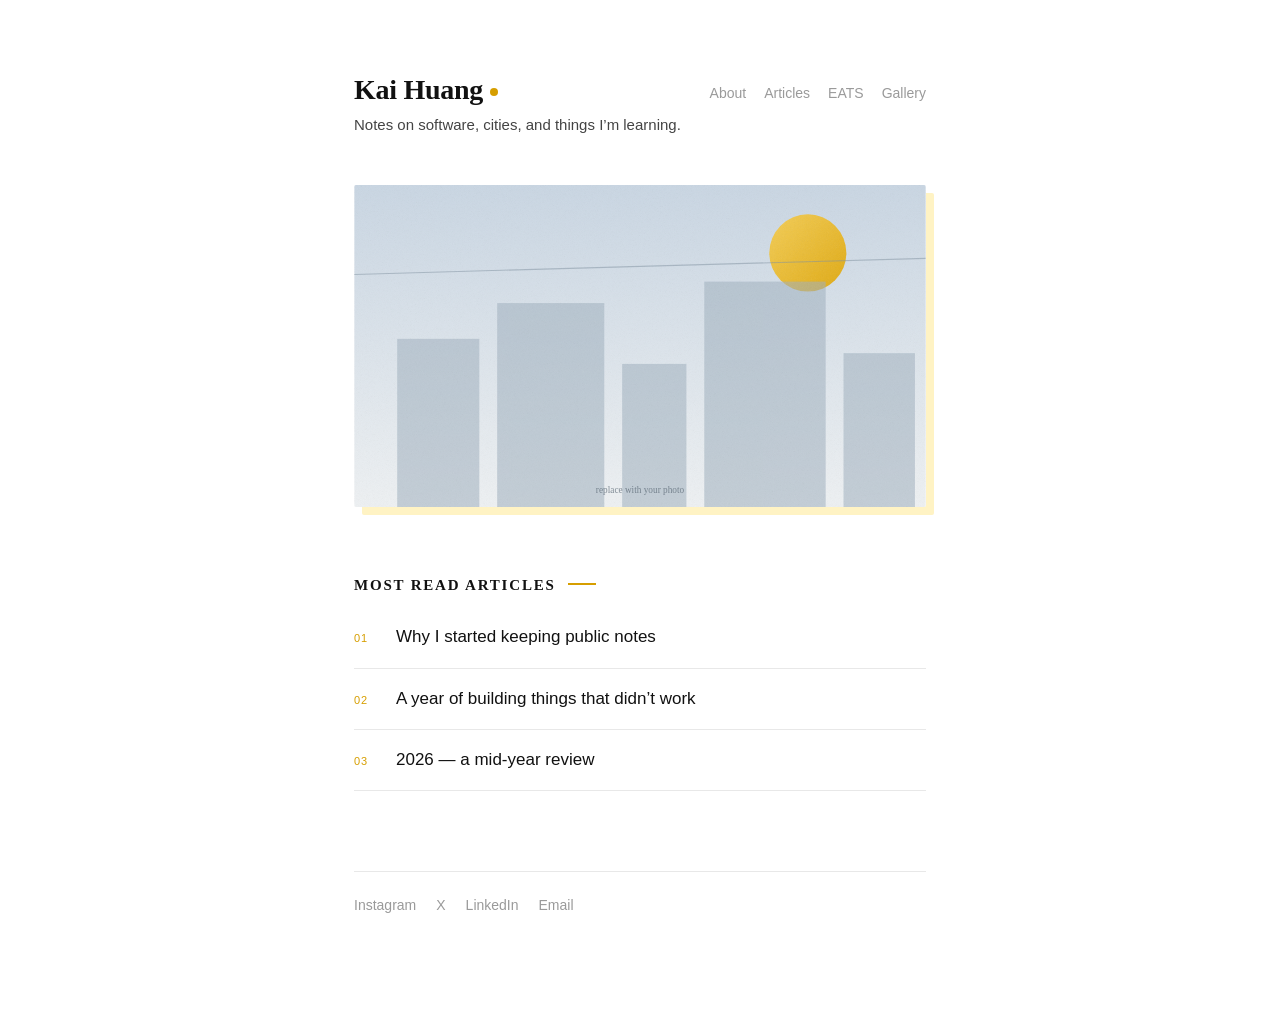
<file: index.html>
<!doctype html>
<html lang="en">
<head>
<meta charset="utf-8">
<meta name="viewport" content="width=device-width, initial-scale=1">
<title>Kai Huang</title>
<meta name="description" content="Notes on software, cities, and things I'm learning.">
<link rel="stylesheet" href="assets/style.css?v=20260902eats">
</head>
<body>
<div class="wrap">

  <header class="masthead">
    <div>
      <h1>Kai Huang</h1>
      <p class="tagline">Notes on software, cities, and things I&rsquo;m learning.</p>
    </div>
    <nav>
      <a href="about/">About</a>
      <a href="articles/">Articles</a>
      <a href="eats/">EATS</a>
      <a href="gallery/">Gallery</a>
    </nav>
  </header>

  <img class="hero" src="assets/placeholder.svg" alt="">

  <h2 class="section">Most read articles</h2>
  <ol class="ranked">
    <li>
      <span class="num">01</span>
      <a href="articles/hello-world/">Why I started keeping public notes</a>
    </li>
    <li>
      <span class="num">02</span>
      <a href="articles/hello-world/">A year of building things that didn&rsquo;t work</a>
    </li>
    <li>
      <span class="num">03</span>
      <a href="articles/hello-world/">2026 &mdash; a mid-year review</a>
    </li>
  </ol>

  <footer>
    <a href="https://instagram.com/">Instagram</a>
    <a href="https://x.com/">X</a>
    <a href="https://linkedin.com/">LinkedIn</a>
    <a href="mailto:michaelhuang0502@gmail.com">Email</a>
  </footer>

</div>
</body>
</html>
</file>
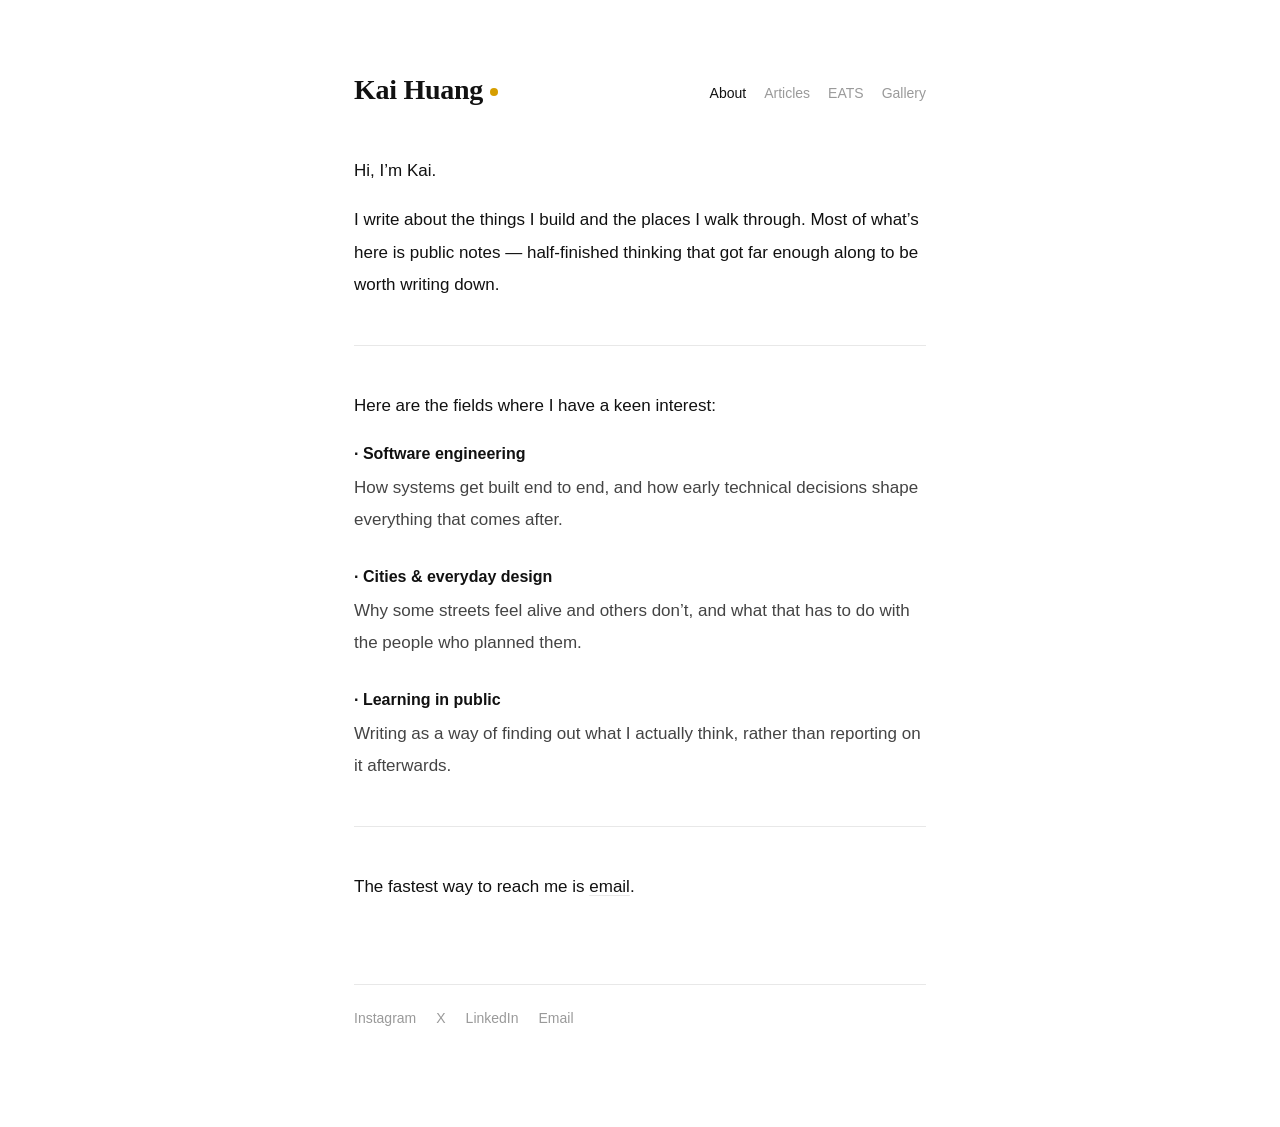
<file: about/index.html>
<!doctype html>
<html lang="en">
<head>
<meta charset="utf-8">
<meta name="viewport" content="width=device-width, initial-scale=1">
<title>About — Kai Huang</title>
<link rel="stylesheet" href="../assets/style.css?v=20260902eats">
</head>
<body>
<div class="wrap">

  <header class="masthead">
    <a class="wordmark" href="../">Kai Huang</a>
    <nav>
      <a href="./" aria-current="page">About</a>
      <a href="../articles/">Articles</a>
      <a href="../eats/">EATS</a>
      <a href="../gallery/">Gallery</a>
    </nav>
  </header>

  <p>Hi, I&rsquo;m Kai.</p>

  <p>I write about the things I build and the places I walk through. Most of
  what&rsquo;s here is public notes &mdash; half-finished thinking that got far
  enough along to be worth writing down.</p>

  <hr class="rule">

  <p>Here are the fields where I have a keen interest:</p>

  <div class="field">
    <h3>&middot; Software engineering</h3>
    <p>How systems get built end to end, and how early technical decisions
    shape everything that comes after.</p>
  </div>

  <div class="field">
    <h3>&middot; Cities &amp; everyday design</h3>
    <p>Why some streets feel alive and others don&rsquo;t, and what that has to
    do with the people who planned them.</p>
  </div>

  <div class="field">
    <h3>&middot; Learning in public</h3>
    <p>Writing as a way of finding out what I actually think, rather than
    reporting on it afterwards.</p>
  </div>

  <hr class="rule">

  <p>The fastest way to reach me is
  <a href="mailto:michaelhuang0502@gmail.com">email</a>.</p>

  <footer>
    <a href="https://www.instagram.com/geo.bun/">Instagram</a>
    <a href="https://x.com/">X</a>
    <a href="https://www.linkedin.com/in/geobun">LinkedIn</a>
    <a href="mailto:michaelhuang0502@gmail.com">Email</a>
  </footer>

</div>
</body>
</html>
</file>
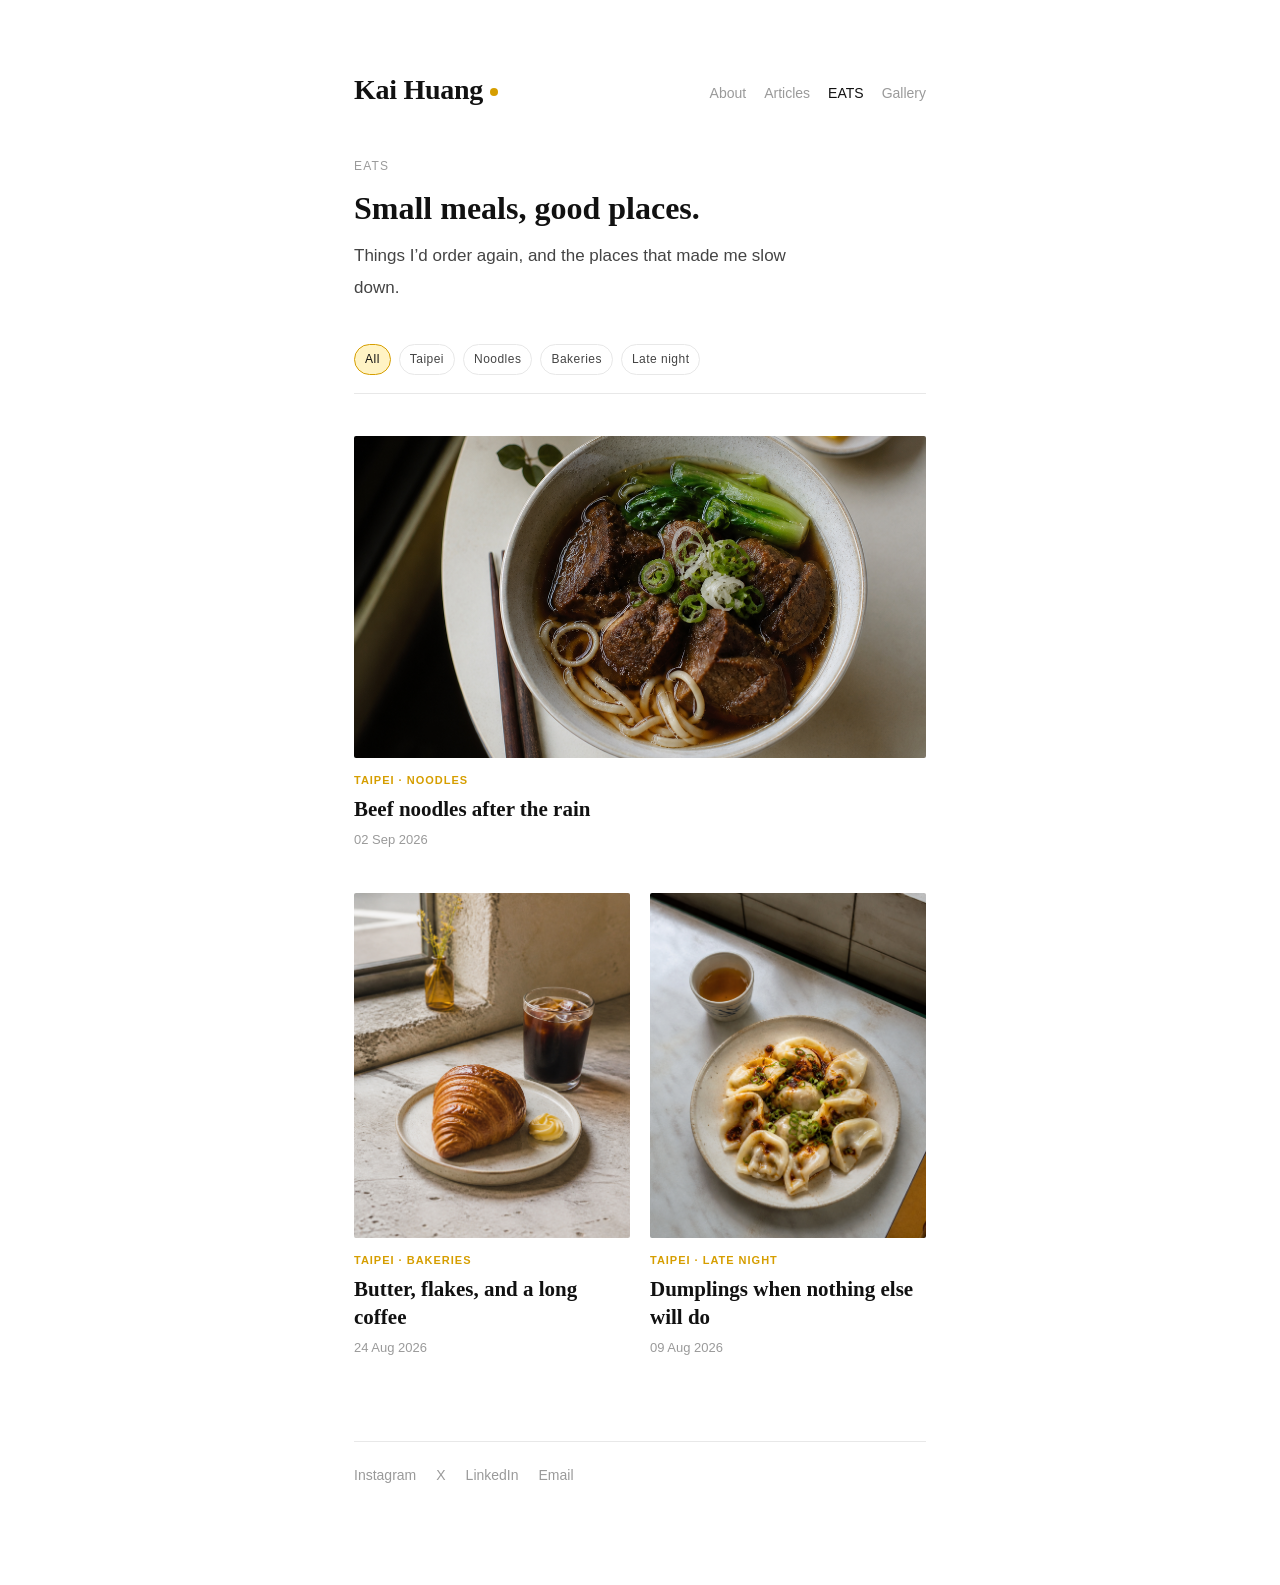
<file: eats/index.html>
<!doctype html>
<html lang="en">
<head>
<meta charset="utf-8">
<meta name="viewport" content="width=device-width, initial-scale=1">
<title>EATS — Kai Huang</title>
<meta name="description" content="Food notes and places worth returning to, by Kai Huang.">
<link rel="stylesheet" href="../assets/style.css?v=20260902eats">
</head>
<body>
<div class="wrap">

  <header class="masthead">
    <a class="wordmark" href="../">Kai Huang</a>
    <nav>
      <a href="../about/">About</a>
      <a href="../articles/">Articles</a>
      <a href="./" aria-current="page">EATS</a>
      <a href="../gallery/">Gallery</a>
    </nav>
  </header>

  <section class="eats-intro" aria-labelledby="eats-title">
    <p class="group-label">EATS</p>
    <h1 id="eats-title">Small meals, good places.</h1>
    <p>Things I&rsquo;d order again, and the places that made me slow down.</p>
  </section>

  <nav class="tag-list" aria-label="Filter food notes by tag">
    <a href="#all" aria-current="page">All</a>
    <a href="#taipei">Taipei</a>
    <a href="#noodles">Noodles</a>
    <a href="#bakeries">Bakeries</a>
    <a href="#late-night">Late night</a>
  </nav>

  <section class="eats-grid" id="all" aria-label="Food notes">
    <article class="food-note" id="noodles">
      <img src="../assets/eats/beef-noodles.png" alt="A bowl of Taiwanese beef noodle soup on a café table">
      <div class="food-note-copy">
        <p class="note-tag">Taipei · Noodles</p>
        <h2>Beef noodles after the rain</h2>
        <time datetime="2026-09-02">02 Sep 2026</time>
      </div>
    </article>

    <article class="food-note" id="bakeries">
      <img src="../assets/eats/croissant.png" alt="A golden croissant and iced black coffee on a stone table">
      <div class="food-note-copy">
        <p class="note-tag">Taipei · Bakeries</p>
        <h2>Butter, flakes, and a long coffee</h2>
        <time datetime="2026-08-24">24 Aug 2026</time>
      </div>
    </article>

    <article class="food-note" id="late-night">
      <img src="../assets/eats/dumplings.png" alt="Dumplings in chilli oil with scallions and tea">
      <div class="food-note-copy">
        <p class="note-tag">Taipei · Late night</p>
        <h2>Dumplings when nothing else will do</h2>
        <time datetime="2026-08-09">09 Aug 2026</time>
      </div>
    </article>
  </section>

  <footer>
    <a href="https://instagram.com/">Instagram</a>
    <a href="https://x.com/">X</a>
    <a href="https://linkedin.com/">LinkedIn</a>
    <a href="mailto:michaelhuang0502@gmail.com">Email</a>
  </footer>

</div>
</body>
</html>
</file>
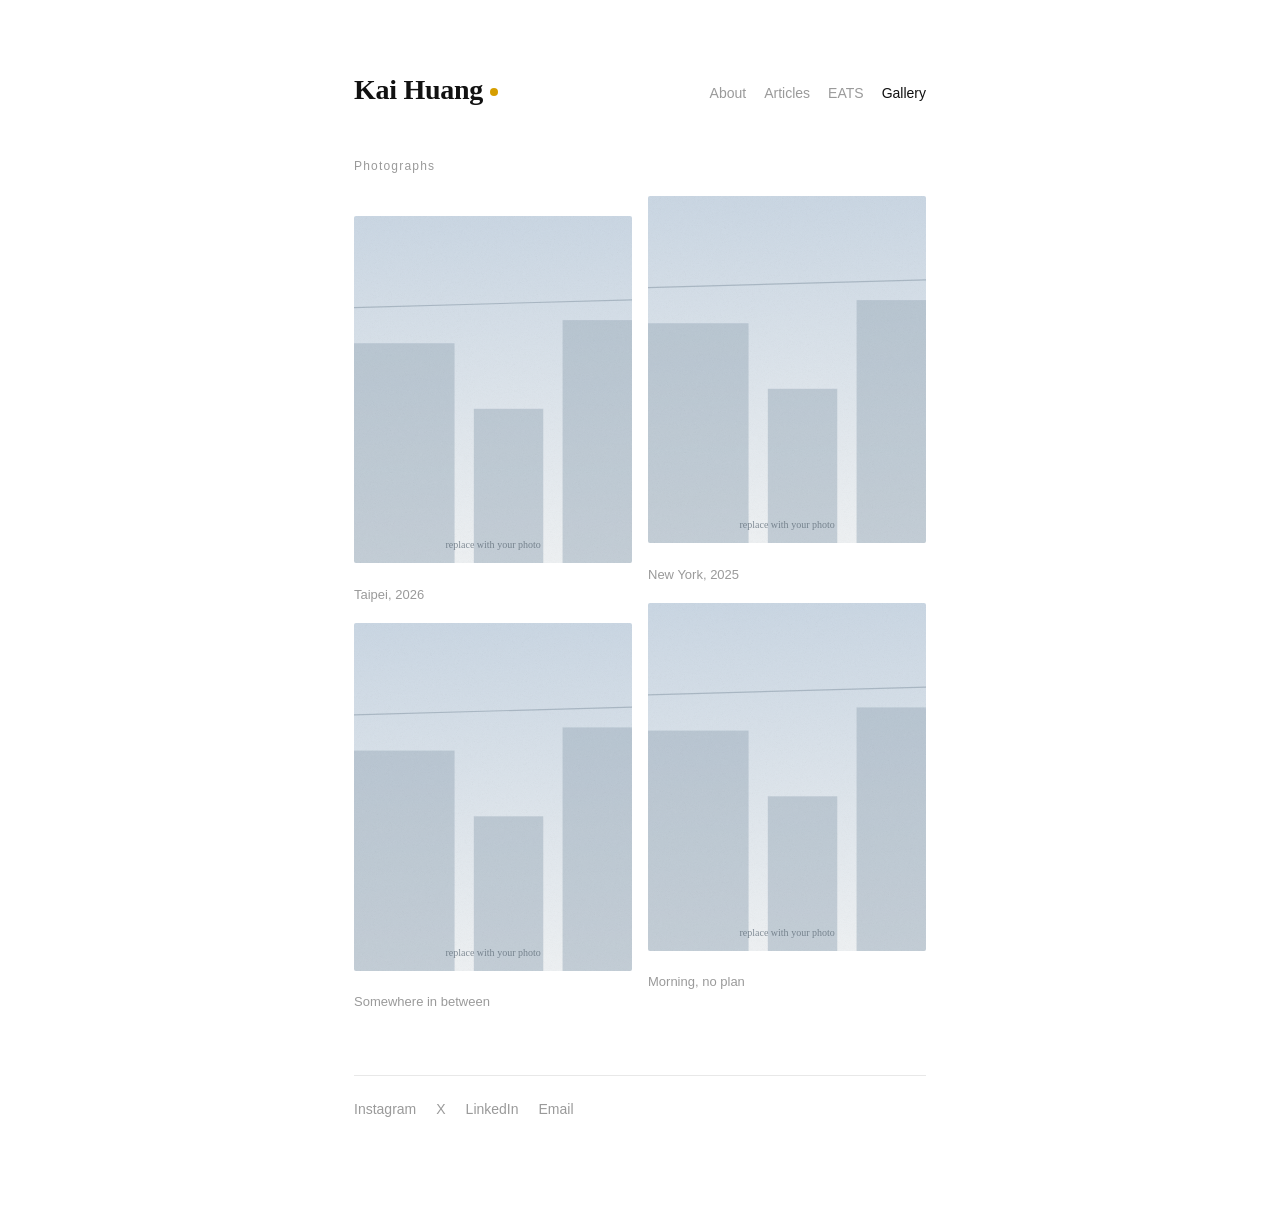
<file: gallery/index.html>
<!doctype html>
<html lang="en">
<head>
<meta charset="utf-8">
<meta name="viewport" content="width=device-width, initial-scale=1">
<title>Gallery — Kai Huang</title>
<link rel="stylesheet" href="../assets/style.css?v=20260902eats">
</head>
<body>
<div class="wrap">

  <header class="masthead">
    <a class="wordmark" href="../">Kai Huang</a>
    <nav>
      <a href="../about/">About</a>
      <a href="../articles/">Articles</a>
      <a href="../eats/">EATS</a>
      <a href="./" aria-current="page">Gallery</a>
    </nav>
  </header>

  <p class="group-label">Photographs</p>

  <div class="grid">
    <figure>
      <img src="../assets/placeholder.svg" alt="">
      <figcaption>Taipei, 2026</figcaption>
    </figure>
    <figure>
      <img src="../assets/placeholder.svg" alt="">
      <figcaption>New York, 2025</figcaption>
    </figure>
    <figure>
      <img src="../assets/placeholder.svg" alt="">
      <figcaption>Somewhere in between</figcaption>
    </figure>
    <figure>
      <img src="../assets/placeholder.svg" alt="">
      <figcaption>Morning, no plan</figcaption>
    </figure>
  </div>

  <footer>
    <a href="https://instagram.com/">Instagram</a>
    <a href="https://x.com/">X</a>
    <a href="https://linkedin.com/">LinkedIn</a>
    <a href="mailto:michaelhuang0502@gmail.com">Email</a>
  </footer>

</div>
</body>
</html>
</file>
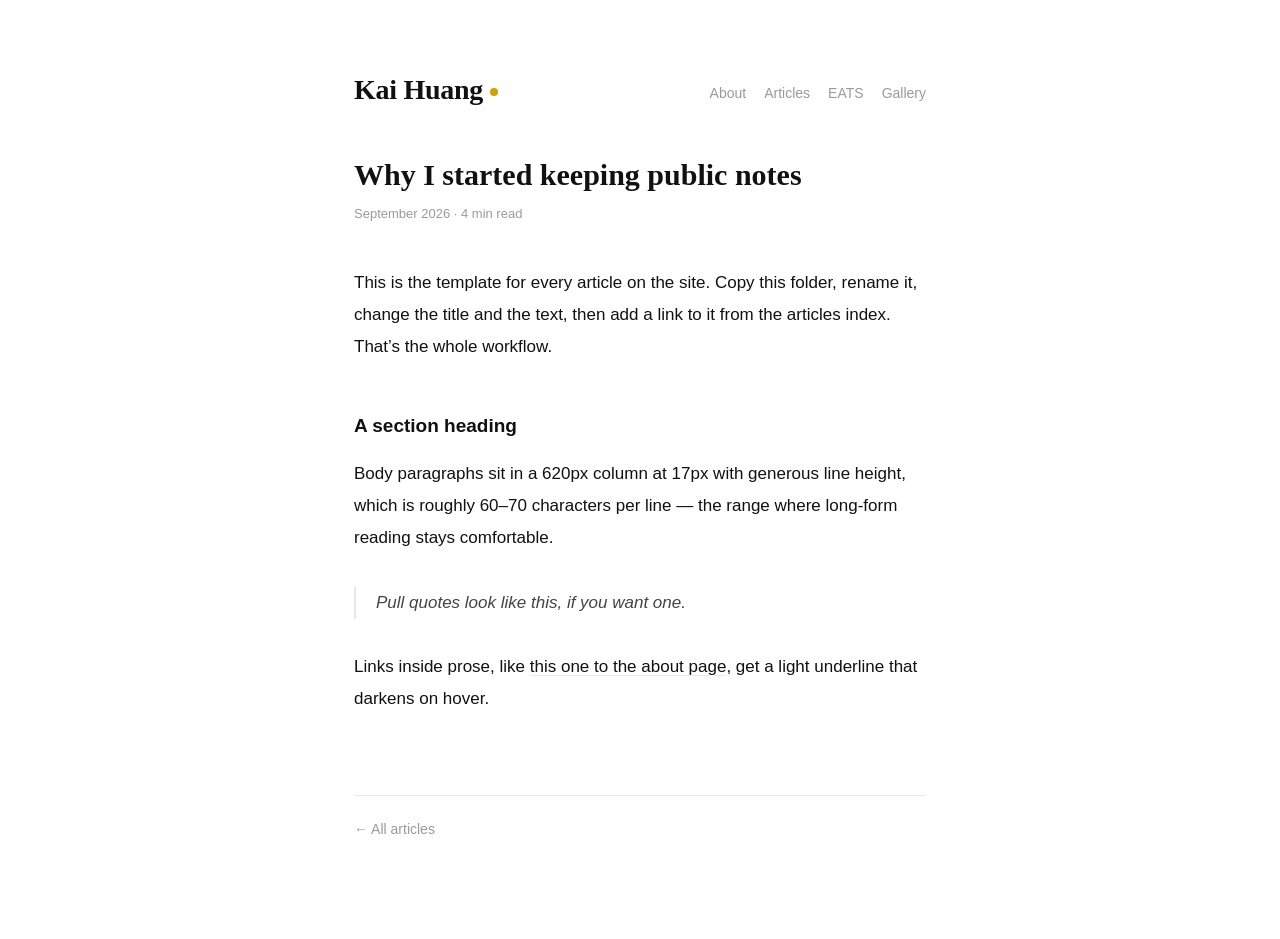
<file: articles/hello-world/index.html>
<!doctype html>
<html lang="en">
<head>
<meta charset="utf-8">
<meta name="viewport" content="width=device-width, initial-scale=1">
<title>Why I started keeping public notes — Kai Huang</title>
<link rel="stylesheet" href="../../assets/style.css?v=20260902eats">
</head>
<body>
<div class="wrap">

  <header class="masthead">
    <a class="wordmark" href="../../">Kai Huang</a>
    <nav>
      <a href="../../about/">About</a>
      <a href="../">Articles</a>
      <a href="../../eats/">EATS</a>
      <a href="../../gallery/">Gallery</a>
    </nav>
  </header>

  <article>
    <h1>Why I started keeping public notes</h1>
    <p class="meta">September 2026 &middot; 4 min read</p>

    <p>This is the template for every article on the site. Copy this folder,
    rename it, change the title and the text, then add a link to it from the
    articles index. That&rsquo;s the whole workflow.</p>

    <h2>A section heading</h2>

    <p>Body paragraphs sit in a 620px column at 17px with generous line
    height, which is roughly 60&ndash;70 characters per line &mdash; the range
    where long-form reading stays comfortable.</p>

    <blockquote>Pull quotes look like this, if you want one.</blockquote>

    <p>Links inside prose, like
    <a href="../../about/">this one to the about page</a>, get a light underline
    that darkens on hover.</p>

    <footer>
      <a href="../">&larr; All articles</a>
    </footer>
  </article>

</div>
</body>
</html>
</file>
<file: assets/style.css>
/* ---------------------------------------------------------------
   Personal site — one stylesheet, no build step.
   Edit the tokens below to restyle the whole site at once.
   --------------------------------------------------------------- */

:root {
  --ink:        #111111;   /* body text                    */
  --ink-soft:   #444444;   /* secondary text               */
  --muted:      #9a9a9a;   /* dates, numbers, captions     */
  --rule:       #e8e8e8;   /* hairlines                    */
  --bg:         #ffffff;
  --accent:     #d69e00;   /* small moments of warm yellow */
  --accent-soft:#fff3c4;   /* subtle highlight             */

  --serif: Georgia, "Times New Roman", "Songti TC", serif;
  --sans:  -apple-system, BlinkMacSystemFont, "Segoe UI", "PingFang TC",
           "Noto Sans TC", Helvetica, Arial, sans-serif;

  --column: 620px;         /* the whole site lives in this width */
}

@media (prefers-color-scheme: dark) {
  :root {
    --ink: #ededed; --ink-soft: #bdbdbd; --muted: #7d7d7d;
    --rule: #2b2b2b; --bg: #101010; --accent: #f4c542;
    --accent-soft: #3a2c00;
  }
}

*, *::before, *::after { box-sizing: border-box; }

html {
  -webkit-text-size-adjust: 100%;
  scroll-behavior: smooth;
}

body {
  margin: 0;
  background: var(--bg);
  color: var(--ink);
  font-family: var(--sans);
  font-size: 17px;
  line-height: 1.9;
  -webkit-font-smoothing: antialiased;
}

.wrap {
  max-width: var(--column);
  margin: 0 auto;
  padding: 72px 24px 96px;
}

/* --- header ---------------------------------------------------- */

.masthead {
  display: flex;
  align-items: flex-start;
  justify-content: space-between;
  gap: 24px;
  margin-bottom: 48px;
}

.masthead h1,
.masthead .wordmark {
  font-family: var(--serif);
  font-size: 28px;
  font-weight: 700;
  line-height: 1.25;
  letter-spacing: -0.01em;
  margin: 0;
}

.masthead .wordmark { text-decoration: none; color: var(--ink); }

.masthead h1::after,
.masthead .wordmark::after {
  content: "";
  display: inline-block;
  width: 8px;
  height: 8px;
  margin: 0 0 3px 7px;
  background: var(--accent);
  border-radius: 50%;
}

.tagline {
  margin: 6px 0 0;
  font-size: 15px;
  line-height: 1.6;
  color: var(--ink-soft);
}

nav {
  display: flex;
  flex-wrap: wrap;
  gap: 18px;
  font-size: 14px;
  padding-top: 8px;
  white-space: nowrap;
}

nav a {
  color: var(--muted);
  text-decoration: none;
}

nav a:hover { color: var(--ink); }
nav a[aria-current="page"] { color: var(--ink); }

/* --- links ----------------------------------------------------- */

a {
  color: var(--ink);
  text-decoration: underline;
  text-decoration-color: var(--rule);
  text-underline-offset: 3px;
  text-decoration-thickness: 1px;
  transition: text-decoration-color .15s ease;
}

a:hover { text-decoration-color: var(--accent); }

/* Keep keyboard navigation clear without changing the resting design. */
a:focus-visible {
  outline: 2px solid var(--ink);
  outline-offset: 4px;
  text-decoration-color: var(--accent);
}

/* --- section headings ------------------------------------------ */

h2.section {
  font-family: var(--serif);
  font-size: 15px;
  font-weight: 700;
  letter-spacing: 0.12em;
  text-transform: uppercase;
  margin: 64px 0 8px;
}

h2.section::after {
  content: "";
  display: inline-block;
  width: 28px;
  height: 2px;
  margin: 0 0 5px 12px;
  background: var(--accent);
}

/* --- hero image ------------------------------------------------ */

.hero {
  display: block;
  width: 100%;
  height: auto;
  aspect-ratio: 16 / 9;
  object-fit: cover;
  border-radius: 2px;
  box-shadow: 8px 8px 0 var(--accent-soft);
}

.caption {
  margin: 10px 0 0;
  font-size: 13px;
  color: var(--muted);
}

/* --- numbered list (home page) --------------------------------- */

ol.ranked {
  list-style: none;
  margin: 0;
  padding: 0;
}

ol.ranked li {
  display: flex;
  gap: 20px;
  align-items: baseline;
  padding: 14px 0;
  border-bottom: 1px solid var(--rule);
}

ol.ranked .num {
  flex: none;
  width: 22px;
  font-size: 11px;
  letter-spacing: 0.08em;
  color: var(--accent);
  font-variant-numeric: tabular-nums;
}

ol.ranked a { text-decoration: none; }
ol.ranked li { transition: transform .15s ease, border-color .15s ease; }
ol.ranked li:hover { transform: translateX(4px); border-color: var(--accent); }
ol.ranked a:hover { text-decoration: underline; text-decoration-color: var(--accent); text-underline-offset: 3px; }

/* --- article index --------------------------------------------- */

.group-label {
  font-size: 12px;
  letter-spacing: 0.1em;
  color: var(--muted);
  margin: 56px 0 18px;
}

.group-label:first-of-type { margin-top: 8px; }

.entry { margin: 0 0 30px; }

.entry a {
  font-size: 19px;
  line-height: 1.45;
  text-decoration: none;
}

.entry a:hover { text-decoration: underline; text-underline-offset: 4px; }
.entry a:hover { text-decoration-color: var(--accent); }

.entry .date {
  display: block;
  margin-top: 4px;
  font-size: 13px;
  color: var(--muted);
}

/* --- eats ----------------------------------------------------- */

.eats-intro { margin-bottom: 32px; }

.eats-intro .group-label { margin: 0 0 10px; }

.eats-intro h1 {
  font-family: var(--serif);
  font-size: 32px;
  line-height: 1.25;
  margin: 0;
}

.eats-intro > p:last-child {
  max-width: 440px;
  margin: 12px 0 0;
  color: var(--ink-soft);
}

.tag-list {
  display: flex;
  flex-wrap: wrap;
  gap: 8px;
  margin: 0 0 42px;
  padding-bottom: 18px;
  border-bottom: 1px solid var(--rule);
}

.tag-list a {
  padding: 3px 10px;
  border: 1px solid var(--rule);
  border-radius: 999px;
  color: var(--ink-soft);
  font-size: 12px;
  letter-spacing: 0.04em;
  text-decoration: none;
}

.tag-list a:hover,
.tag-list a[aria-current="page"] {
  border-color: var(--accent);
  background: var(--accent-soft);
  color: var(--ink);
}

.eats-grid {
  display: grid;
  grid-template-columns: repeat(2, minmax(0, 1fr));
  gap: 40px 20px;
}

.food-note { min-width: 0; }
.food-note:first-child { grid-column: 1 / -1; }

.food-note img {
  display: block;
  width: 100%;
  aspect-ratio: 4 / 5;
  object-fit: cover;
  border-radius: 2px;
}

.food-note:first-child img { aspect-ratio: 16 / 9; }

.food-note-copy { padding-top: 12px; }

.note-tag {
  margin: 0 0 4px;
  color: var(--accent);
  font-size: 11px;
  font-weight: 600;
  letter-spacing: 0.09em;
  text-transform: uppercase;
}

.food-note h2 {
  font-family: var(--serif);
  font-size: 21px;
  line-height: 1.35;
  margin: 0;
}

.food-note time {
  display: block;
  margin-top: 5px;
  color: var(--muted);
  font-size: 13px;
}

/* --- long-form article ----------------------------------------- */

article h1 {
  font-family: var(--serif);
  font-size: 30px;
  line-height: 1.3;
  font-weight: 700;
  margin: 0 0 8px;
}

article .meta {
  font-size: 13px;
  color: var(--muted);
  margin: 0 0 40px;
}

article p { margin: 0 0 26px; }

article h2 {
  font-size: 19px;
  font-weight: 600;
  margin: 44px 0 14px;
}

article blockquote {
  margin: 32px 0;
  padding-left: 20px;
  border-left: 2px solid var(--rule);
  color: var(--ink-soft);
  font-style: italic;
}

article img { width: 100%; height: auto; border-radius: 2px; }

/* --- about page ------------------------------------------------ */

.rule { border: 0; border-top: 1px solid var(--rule); margin: 44px 0; }

.field { margin: 0 0 26px; }
.field h3 { font-size: 16px; font-weight: 600; margin: 0 0 2px; }
.field p  { margin: 0; color: var(--ink-soft); }

/* --- gallery ---------------------------------------------------- */

.grid {
  display: grid;
  grid-template-columns: repeat(2, 1fr);
  gap: 16px;
}

.grid figure { margin: 0; }
.grid figure:nth-child(odd) { transform: translateY(20px); }
.grid img { width: 100%; height: auto; aspect-ratio: 4/5; object-fit: cover; border-radius: 2px; }
.grid figcaption { font-size: 13px; color: var(--muted); margin-top: 8px; }

/* --- footer ----------------------------------------------------- */

footer {
  margin-top: 80px;
  padding-top: 20px;
  border-top: 1px solid var(--rule);
  display: flex;
  gap: 20px;
  font-size: 14px;
}

footer a { color: var(--muted); text-decoration: none; }
footer a:hover { color: var(--ink); }

/* --- small screens ---------------------------------------------- */

@media (max-width: 600px) {
  .wrap {
    padding:
      max(44px, env(safe-area-inset-top))
      max(20px, env(safe-area-inset-right))
      max(72px, env(safe-area-inset-bottom))
      max(20px, env(safe-area-inset-left));
  }
  .masthead { flex-direction: column; gap: 14px; margin-bottom: 36px; }
  nav { padding-top: 0; gap: 8px; margin-left: -8px; }
  nav a { padding: 8px; }
  ol.ranked li { gap: 14px; padding: 16px 0; }
  ol.ranked li:hover { transform: none; }
  footer { flex-wrap: wrap; column-gap: 20px; row-gap: 4px; margin-top: 64px; }
  footer a { padding: 6px 0; }
  .grid { grid-template-columns: 1fr; }
  .grid figure:nth-child(odd) { transform: none; }
  .eats-intro h1 { font-size: 29px; }
  .tag-list { margin-bottom: 32px; }
  .eats-grid { grid-template-columns: 1fr; gap: 36px; }
  .food-note:first-child { grid-column: auto; }
  .food-note:first-child img { aspect-ratio: 4 / 5; }
}

@media (prefers-reduced-motion: reduce) {
  html { scroll-behavior: auto; }
  *, *::before, *::after { transition-duration: 0.01ms !important; }
}
</file>
